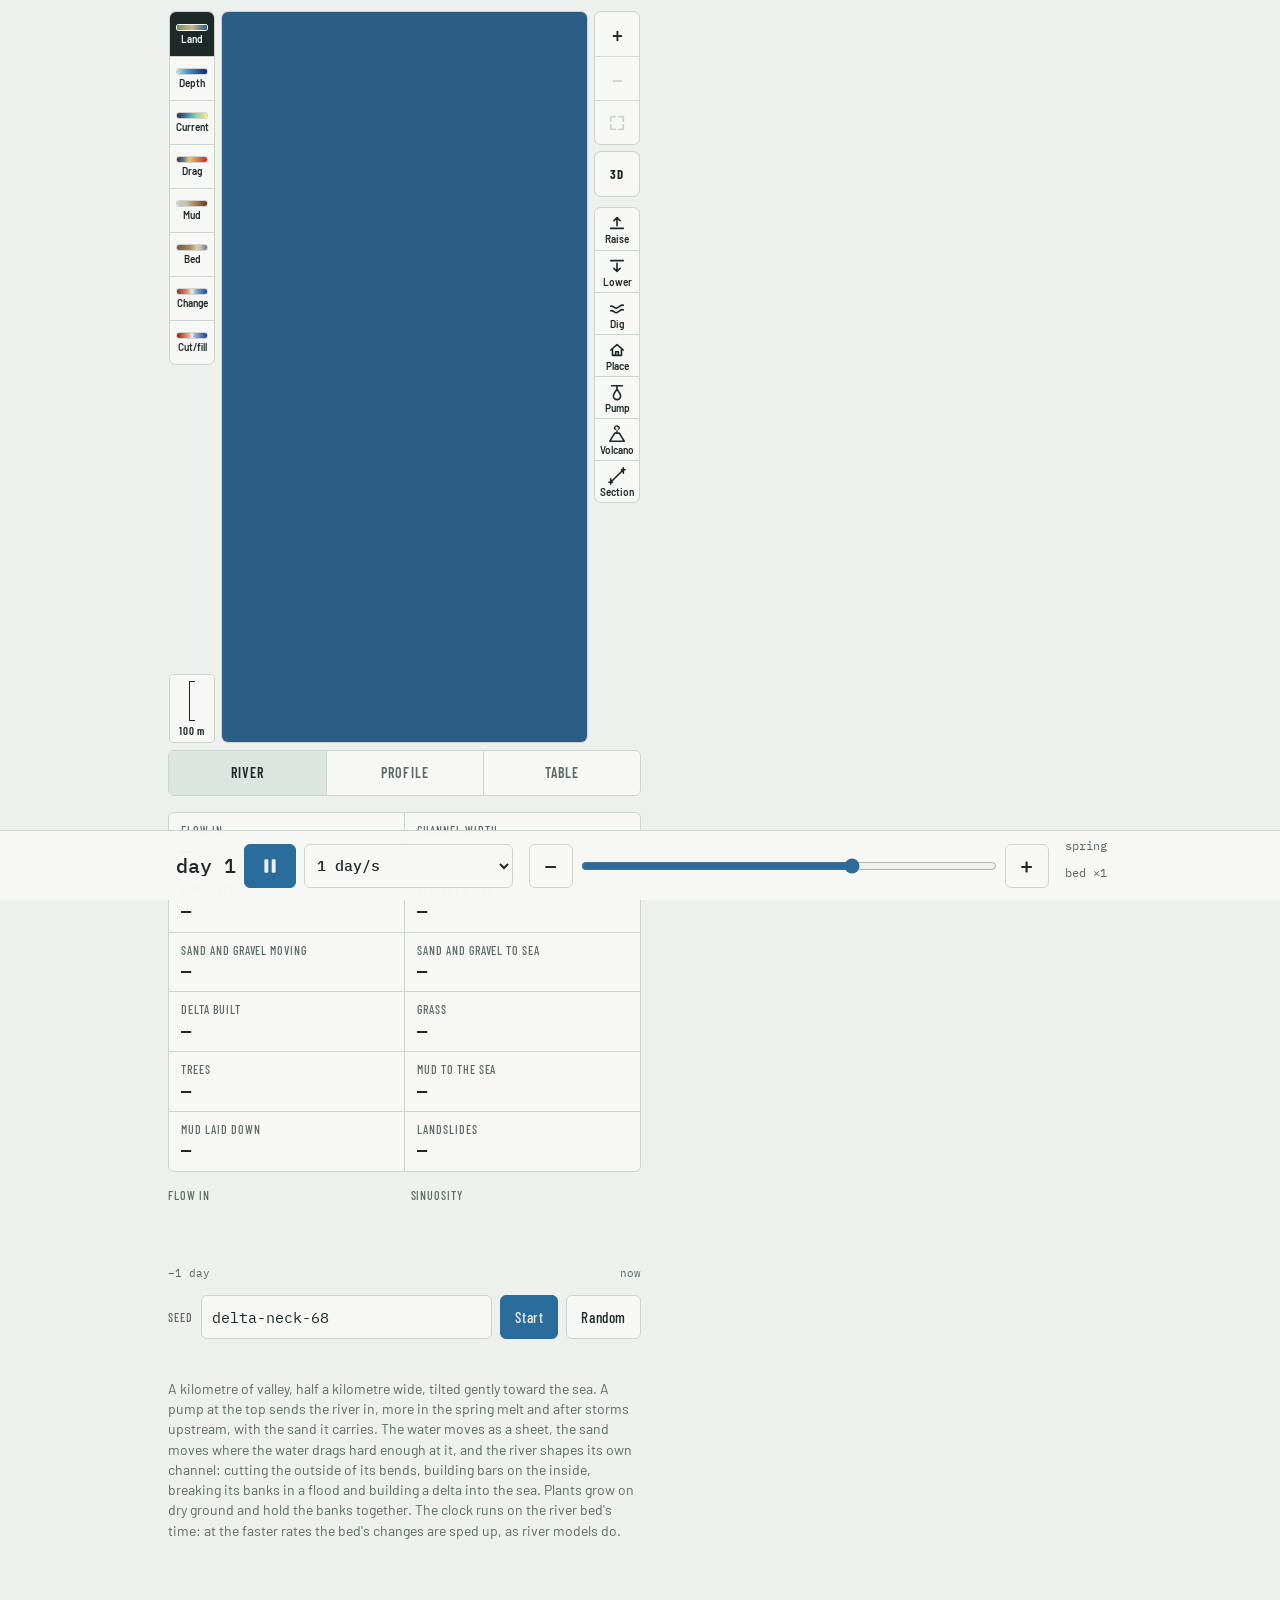
<file: index.html>
<!doctype html>
<html lang="en">
<head>
  <meta charset="UTF-8" />
  <meta name="viewport" content="width=device-width, initial-scale=1, viewport-fit=cover" />
  <title>Headwaters</title>
  <meta name="description" content="A stream table: a river shapes its own channel, bends, bars and delta." />
  <link rel="preconnect" href="https://fonts.googleapis.com" />
  <link rel="preconnect" href="https://fonts.gstatic.com" crossorigin />
  <link rel="stylesheet" href="https://fonts.googleapis.com/css2?family=Barlow+Condensed:wght@500;600&family=Barlow:wght@400;500;600&family=IBM+Plex+Mono:wght@400;500&display=swap" />
  <link rel="stylesheet" href="style.css" />
</head>
<body>
<!-- app:start -->
<div class="app">
  <main class="layout">
    <div class="map-col">
    <div class="map-frame" id="map-frame">
      <div class="rail left">
        <div class="map-mode" role="group" aria-label="Map shows">
          <button type="button" id="mode-landscape" data-mode="landscape" aria-pressed="true" title="The land"><i class="sw"></i>Land</button>
          <button type="button" id="mode-depth" data-mode="depth" aria-pressed="false" aria-label="Water depth" title="Water depth"><i class="sw"></i>Depth</button>
          <button type="button" id="mode-speed" data-mode="speed" aria-pressed="false" aria-label="Current" title="Current"><i class="sw"></i>Current</button>
          <button type="button" id="mode-drag" data-mode="drag" aria-pressed="false" aria-label="Drag on the bed" title="Drag on the bed"><i class="sw"></i>Drag</button>
          <button type="button" id="mode-mud" data-mode="mud" aria-pressed="false" aria-label="Mud in the water" title="Mud in the water"><i class="sw"></i>Mud</button>
          <button type="button" id="mode-bed" data-mode="bed" aria-pressed="false" aria-label="The bed's surface: mud, sand or gravel" title="The bed's surface: mud, sand or gravel"><i class="sw"></i>Bed</button>
          <button type="button" id="mode-change" data-mode="change" aria-pressed="false" aria-label="Cutting and filling now" title="Cutting and filling now"><i class="sw"></i>Change</button>
          <button type="button" id="mode-cutfill" data-mode="cutfill" aria-pressed="false" aria-label="Cut and fill since the start" title="Cut and fill since the start"><i class="sw"></i>Cut/fill</button>
        </div>
        <div class="scale" aria-hidden="true"><span id="scale-bar" class="bar"></span><span id="scale-label">100 m</span></div>
      </div>
      <figure class="map" id="map">
        <canvas id="map-canvas" role="img" aria-label="Map of the river valley, the river coming in at the top and running down to the sea at the bottom. Tap a spot to see what's there; pinch or use the buttons to zoom, and drag to move around when zoomed in."></canvas>
        <canvas id="gl-canvas" class="gl" role="img" aria-label="The valley in 3D. Drag to turn and tilt it, pinch or use the buttons to zoom, double-tap to centre on a spot, tap to see what's there." hidden></canvas>
        <canvas id="fx-canvas" class="fx" aria-hidden="true"></canvas>
      </figure>
      <div class="rail right">
        <div class="north" aria-hidden="true">N<span id="north-arrow">↑</span></div>
        <div class="zoom" role="group" aria-label="Zoom">
          <button type="button" id="zoom-in" aria-label="Zoom in" title="Zoom in">+</button>
          <button type="button" id="zoom-out" aria-label="Zoom out" title="Zoom out">−</button>
          <button type="button" id="zoom-reset" aria-label="Show the whole valley" title="Show the whole valley">
            <svg viewBox="0 0 20 20" width="18" height="18" aria-hidden="true"><path d="M3 8V3h5M12 3h5v5M17 12v5h-5M8 17H3v-5" fill="none" stroke="currentColor" stroke-width="2" stroke-linecap="round" stroke-linejoin="round"/></svg>
          </button>
        </div>
        <button type="button" id="view-3d" class="view-3d" aria-pressed="false" aria-label="Show the valley in 3D" title="3D view" hidden>3D</button>
        <div class="tool-rail" role="group" aria-label="Tools">
          <button type="button" class="tool" data-kind="raise" aria-pressed="false" aria-label="Raise: pile up sand" title="Raise: pile up sand"><svg viewBox="0 0 20 20" width="18" height="18" aria-hidden="true"><path d="M3 16h14M10 13V4M6.5 7.5 10 4l3.5 3.5" fill="none" stroke="currentColor" stroke-width="1.8" stroke-linecap="round" stroke-linejoin="round"/></svg><span>Raise</span></button>
          <button type="button" class="tool" data-kind="lower" aria-pressed="false" aria-label="Lower: scoop sand away" title="Lower: scoop sand away"><svg viewBox="0 0 20 20" width="18" height="18" aria-hidden="true"><path d="M3 4h14M10 7v9M6.5 12.5 10 16l3.5-3.5" fill="none" stroke="currentColor" stroke-width="1.8" stroke-linecap="round" stroke-linejoin="round"/></svg><span>Lower</span></button>
          <button type="button" class="tool" data-kind="dig" aria-pressed="false" aria-label="Dig a channel" title="Dig a channel"><svg viewBox="0 0 20 20" width="18" height="18" aria-hidden="true"><path d="M3 13c3-1 4 3 7 2s4-4 7-3M3 8c3-1 4 3 7 2s4-4 7-3" fill="none" stroke="currentColor" stroke-width="1.8" stroke-linecap="round" stroke-linejoin="round"/></svg><span>Dig</span></button>
          <button type="button" class="tool" data-kind="place" aria-pressed="false" aria-label="Place rock, a house, a field, a bridge, a dam or a gauge, or take one away" title="Place rock, a house, a field, a bridge, a dam or a gauge, or take one away"><svg viewBox="0 0 20 20" width="18" height="18" aria-hidden="true"><path d="M3 10 10 4l7 6M5 8.5V16h10V8.5M8.5 16v-4h3v4" fill="none" stroke="currentColor" stroke-width="1.8" stroke-linecap="round" stroke-linejoin="round"/></svg><span>Place</span></button>
          <button type="button" class="tool" data-kind="pump" aria-pressed="false" aria-label="Move the pump" title="Move the pump"><svg viewBox="0 0 20 20" width="18" height="18" aria-hidden="true"><path d="M4 3h12M10 3v4M10 7c-3 4-4 5.5-4 7.5a4 4 0 0 0 8 0c0-2-1-3.5-4-7.5z" fill="none" stroke="currentColor" stroke-width="1.8" stroke-linecap="round" stroke-linejoin="round"/></svg><span>Pump</span></button>
          <button type="button" class="tool" data-kind="volcano" aria-pressed="false" aria-label="Put down a volcano" title="Put down a volcano"><svg viewBox="0 0 20 20" width="18" height="18" aria-hidden="true"><path d="M2 18 7.5 9h5L18 18Z" fill="none" stroke="currentColor" stroke-width="1.8" stroke-linejoin="round"/><path d="M10 8V6M8.5 4.8c-1.5-.3-2-2-.5-2.8.3-1.2 2.4-1.5 3 0 1.6-.2 2.2 1.8.6 2.6" fill="none" stroke="currentColor" stroke-width="1.5" stroke-linecap="round" stroke-linejoin="round"/></svg><span>Volcano</span></button>
          <button type="button" class="tool" data-kind="section" aria-pressed="false" aria-label="Draw a cross-section" title="Draw a cross-section"><svg viewBox="0 0 20 20" width="18" height="18" aria-hidden="true"><path d="M3 17 17 3M3 13v6M1 17h4M17 1v6M15 3h4" fill="none" stroke="currentColor" stroke-width="1.8" stroke-linecap="round" stroke-linejoin="round"/></svg><span>Section</span></button>
        </div>
      </div>
    </div>
    <div class="tool-options" id="tool-options" hidden>
      <p class="tool-hint" id="tools-hint" aria-live="polite"></p>
      <div class="size-row place-row" id="place-row" role="group" aria-label="What to place" hidden>
        <button type="button" data-place="block" aria-pressed="false">Rock</button>
        <button type="button" data-place="house" aria-pressed="true">House</button>
        <button type="button" data-place="field" aria-pressed="false">Field</button>
        <button type="button" data-place="bridge" aria-pressed="false">Bridge</button>
        <button type="button" data-place="dam" aria-pressed="false">Dam</button>
        <button type="button" data-place="gauge" aria-pressed="false">Gauge</button>
        <button type="button" data-place="remove" aria-pressed="false">Remove</button>
      </div>
      <div class="size-row" id="dam-row" role="group" aria-label="How high a dam" hidden>
        <button type="button" data-dam="low" aria-pressed="false">Low 2 m</button>
        <button type="button" data-dam="medium" aria-pressed="true">Mid 4 m</button>
        <button type="button" data-dam="high" aria-pressed="false">High 8 m</button>
      </div>
      <div class="size-row brush-row" id="brush-row" role="group" aria-label="Brush size" hidden>
        <button type="button" data-brush="small" aria-pressed="false">Small</button>
        <button type="button" data-brush="big" aria-pressed="true">Big</button>
        <button type="button" data-brush="huge" aria-pressed="false">Huge</button>
      </div>
      <div class="size-row strength-row" id="strength-row" role="group" aria-label="Brush strength" hidden>
        <button type="button" data-strength="gentle" aria-pressed="false">Gentle</button>
        <button type="button" data-strength="strong" aria-pressed="true">Strong</button>
        <button type="button" data-strength="bulldozer" aria-pressed="false">Bulldozer</button>
      </div>
    </div>
    <div class="key layer-key" id="layer-key" hidden>
      <p class="layer-name" id="layer-name"></p>
      <div class="ramp" id="layer-ramp"></div>
      <div class="ticks" id="layer-ticks"></div>
    </div>
    <div class="inspect" id="inspect" hidden>
      <div class="inspect-head">
        <span id="inspect-title">Here</span>
        <button type="button" id="inspect-close" class="close" aria-label="Close">×</button>
      </div>
      <p id="inspect-ground" class="ground-line"></p>
      <dl id="inspect-facts" class="facts"></dl>
    </div>
    <section class="panel" aria-label="Readings">
      <div class="tabs" role="tablist" aria-label="Readings">
        <button type="button" role="tab" id="tab-river" aria-controls="pane-river" aria-selected="true">River</button>
        <button type="button" role="tab" id="tab-profile" aria-controls="pane-profile" aria-selected="false">Profile</button>
        <button type="button" role="tab" id="tab-table" aria-controls="pane-table" aria-selected="false">Table</button>
      </div>

      <div class="pane" id="pane-river" role="tabpanel" aria-labelledby="tab-river">
      <dl class="stats">
        <div><dt>Flow in</dt><dd id="s-q">—</dd></div>
        <div><dt>Channel width</dt><dd id="s-width">—</dd></div>
        <div><dt>Sinuosity</dt><dd id="s-sin">—</dd></div>
        <div><dt>Deepest water</dt><dd id="s-deep">—</dd></div>
        <div><dt>Sand and gravel moving</dt><dd id="s-sand">—</dd></div>
        <div><dt>Sand and gravel to sea</dt><dd id="s-sea">—</dd></div>
        <div><dt>Delta built</dt><dd id="s-delta">—</dd></div>
        <div><dt>Grass</dt><dd id="s-plants">—</dd></div>
        <div><dt>Trees</dt><dd id="s-trees">—</dd></div>
        <div><dt>Mud to the sea</dt><dd id="s-mudsea">—</dd></div>
        <div><dt>Mud laid down</dt><dd id="s-mudlaid">—</dd></div>
        <div><dt>Landslides</dt><dd id="s-slides">—</dd></div>
        <div id="s-dams-row" hidden><dt>Behind dams</dt><dd id="s-dams">—</dd></div>
      </dl>
      <p class="things-line" id="things-line" hidden></p>

      <div class="sparks">
        <figure>
          <figcaption><span>Flow in</span><span id="sp-q-v" class="val"></span></figcaption>
          <canvas id="sp-q" aria-label="The river's flow over time"></canvas>
        </figure>
        <figure>
          <figcaption><span>Sinuosity</span><span id="sp-s-v" class="val"></span></figcaption>
          <canvas id="sp-s" aria-label="How much the river winds, over time"></canvas>
        </figure>
        <p class="axis"><span id="sp-from">−1 day</span><span>now</span></p>
      </div>

      <form class="seed" id="seed-form">
        <label for="seed">Seed</label>
        <input id="seed" name="seed" autocomplete="off" spellcheck="false" maxlength="32" />
        <button type="submit" id="seed-go">Start</button>
        <button type="button" id="seed-random">Random</button>
      </form>
      <p class="save-status" id="save-status" aria-live="polite"></p>

      <p class="note">A kilometre of valley, half a kilometre wide, tilted gently toward the sea. A pump at the top sends the river in, more in the spring melt and after storms upstream, with the sand it carries. The water moves as a sheet, the sand moves where the water drags hard enough at it, and the river shapes its own channel: cutting the outside of its bends, building bars on the inside, breaking its banks in a flood and building a delta into the sea. Plants grow on dry ground and hold the banks together. The clock runs on the river bed's time: at the faster rates the bed's changes are sped up, as river models do.</p>
      </div>

      <div class="pane" id="pane-profile" role="tabpanel" aria-labelledby="tab-profile" hidden>
        <figure class="chart">
          <figcaption><span>Long profile</span><span class="legend"><i class="lg-bed"></i>bed <i class="lg-water"></i>water <i class="lg-start"></i>at the start</span></figcaption>
          <canvas id="profile" aria-label="The river's long profile: the bed and water surface from the top of the valley to the sea, and the bed at the start"></canvas>
        </figure>
        <figure class="chart">
          <figcaption><span>Cross-section</span><span id="section-len" class="val"></span></figcaption>
          <canvas id="section" aria-label="A cross-section along the line drawn with the Section tool" hidden></canvas>
          <p id="section-hint" class="note">Pick Section beside the map and draw a line across the river to see its cross-section here.</p>
        </figure>
        <section class="gauges" aria-label="Gauges">
          <h3 class="gauges-title"><span>Gauges</span><span class="legend"><i class="lg-bed"></i>bed <i class="lg-water"></i>water <i class="lg-start"></i>when placed</span></h3>
          <div id="gauges"></div>
          <p id="gauges-hint" class="note">Pick Place, then Gauge, and tap the river to chart its water level, flow and sand here. Put one above a dam and one below it.</p>
        </section>
      </div>

      <div class="pane table-pane" id="pane-table" role="tabpanel" aria-labelledby="tab-table" hidden>
        <label class="wet-row" for="flow"><span>Pump</span><input type="range" id="flow" min="2" max="80" step="1" value="15"><output id="flow-out" for="flow">15 m³/s</output></label>
        <label class="wet-row" for="tilt"><span>Tilt</span><input type="range" id="tilt" min="0.5" max="6" step="0.1" value="2"><output id="tilt-out" for="tilt">2.0 m/km</output></label>
        <label class="wet-row" for="sea"><span>Sea level</span><input type="range" id="sea" min="-2" max="2" step="0.1" value="0"><output id="sea-out" for="sea">±0 m</output></label>
        <label class="wet-row" for="lift"><span>Land height</span><input type="range" id="lift" min="0" max="30" step="1" value="0"><output id="lift-out" for="lift">+0 m</output></label>
        <label class="wet-row" for="hills"><span>Hills</span><input type="range" id="hills" min="0" max="12" step="0.5" value="2.5"><output id="hills-out" for="hills">±2.5 m</output></label>
        <label class="wet-row" for="hillSize"><span>Hill size</span><input type="range" id="hillSize" min="30" max="400" step="10" value="120"><output id="hillSize-out" for="hillSize">120 m across</output></label>
        <label class="wet-row" for="rock"><span>Bedrock</span><input type="range" id="rock" min="1" max="60" step="1" value="6"><output id="rock-out" for="rock">6 m down</output></label>
        <label class="wet-row" for="supply"><span>Sand in</span><input type="range" id="supply" min="0" max="200" step="5" value="60"><output id="supply-out" for="supply">60%</output></label>
        <label class="wet-row" for="mud"><span>Mud in</span><input type="range" id="mud" min="0" max="20" step="1" value="2"><output id="mud-out" for="mud">0.2 g/L</output></label>
        <label class="wet-row gpu-row" id="gpu-row" for="gpu" hidden><span>River on the GPU</span><input type="checkbox" id="gpu"><output>faster</output></label>
        <p class="note">The pump's flow before the seasons and floods, the valley's fall, the sea's level, how high the land stands above it (raise it and the river cuts down into it from the coast), how far the rolling ground rises and falls and how big its hills are (the river winds round the hills and fills the hollows; the rocky hills have bedrock just under them, the rest it can wear away), how deep the bedrock lies under the plain (the river can't cut below it), the sand fed in with the water as a share of what it can carry, and the mud it brings.</p>
      </div>

    </section>
  </main>

  <div class="timebar" id="timebar" role="region" aria-label="Time">
    <div class="tb-main">
      <span id="time" class="time" aria-live="off">day 1</span>
      <button type="button" id="play" class="play" aria-label="Pause" title="Pause (Space)">
        <svg class="i-pause" viewBox="0 0 16 16" aria-hidden="true"><rect x="3" y="2" width="3.5" height="12" rx="1"/><rect x="9.5" y="2" width="3.5" height="12" rx="1"/></svg>
        <svg class="i-play" viewBox="0 0 16 16" aria-hidden="true"><path d="M4 2.2v11.6c0 .6.7 1 1.2.6l8.4-5.8a.75.75 0 0 0 0-1.2L5.2 1.6C4.7 1.2 4 1.6 4 2.2z"/></svg>
      </button>
      <label class="visually-hidden" for="rate-select">Time rate</label>
      <select id="rate-select"></select>
    </div>
    <div class="tb-slide">
      <button type="button" id="slower" class="step" aria-label="Slower" title="Slower (−)">−</button>
      <input id="rate-slider" type="range" min="0" max="1000" step="1" value="0" aria-label="Time rate" />
      <button type="button" id="faster" class="step" aria-label="Faster" title="Faster (+)">+</button>
    </div>
    <div class="tb-status"><span id="phase">spring</span><span id="tick">bed ×1</span><span id="lag" class="lag"></span></div>
  </div>
</div>
<!-- app:end -->
<script type="module" src="src/app.js"></script>
</body>
</html>
</file>
<file: style.css>
/* Layout: a survey sheet — the relief map is the page; readings sit beside it
   (desktop) or below it (phone). */
:root {
  --paper: #edf0ec;
  --panel: #f7f8f5;
  --ink: #1d2827;
  --muted: #5b6966;
  --line: #ccd4cf;
  --water: #2a6c9c;
  --water-soft: rgba(42, 108, 156, 0.14);
  --chip: #dde5e1;
  --warn: #b5482f;
  --bar: rgba(247, 248, 245, 0.98);

  --font-display: 'Barlow Condensed', 'Arial Narrow', 'Roboto Condensed', sans-serif;
  --font-body: 'Barlow', system-ui, -apple-system, 'Segoe UI', sans-serif;
  --font-data: 'IBM Plex Mono', ui-monospace, 'SFMono-Regular', Menlo, monospace;
  color-scheme: light;
}
@media (prefers-color-scheme: dark) {
  :root:not([data-theme="light"]) {
    --paper: #111718;
    --panel: #182122;
    --ink: #e2e8e5;
    --muted: #92a19d;
    --line: #2b3739;
    --water: #6fb1df;
    --water-soft: rgba(111, 177, 223, 0.16);
    --chip: #233032;
    --warn: #ef8a6f;
    --bar: rgba(24, 33, 34, 0.98);
    color-scheme: dark;
  }
}
:root[data-theme="dark"] {
  --paper: #111718;
  --panel: #182122;
  --ink: #e2e8e5;
  --muted: #92a19d;
  --line: #2b3739;
  --water: #6fb1df;
  --water-soft: rgba(111, 177, 223, 0.16);
  --chip: #233032;
  --warn: #ef8a6f;
  --bar: rgba(24, 33, 34, 0.98);
  color-scheme: dark;
}

html, body { height: 100%; }
body {
  margin: 0;
  background: var(--paper);
  color: var(--ink);
  font: 400 15px/1.45 var(--font-body);
  -webkit-text-size-adjust: 100%;
}

.app {
  box-sizing: border-box;
  max-width: 1180px;
  margin: 0 auto;
  padding-inline: 16px;
  padding-block: 12px calc(var(--bar-h, 120px) + 16px);
  display: flex;
  flex-direction: column;
  gap: 12px;
}

.layout {
  display: grid;
  grid-template-columns: 1fr;
  gap: 16px;
  align-items: start;
}

.map-col {
  display: grid;
  gap: 8px;
  margin: 0 auto;
  width: min(100%, calc(62vh * 128 / 256 + 2 * 54px));
  min-width: 0;
}
.map {
  position: relative;
  margin: 0 auto;
  width: 100%;
  aspect-ratio: 128 / 256;
  max-width: 100%;
  border-radius: 6px;
  overflow: hidden;
  box-shadow: 0 0 0 1px var(--line);
  background: #2a5e84;
}
.map canvas { display: block; width: 100%; height: 100%; }

/* The map with its controls in rails either side, so nothing covers the
   river: zoom, reset, 3D and north on the right; Land/Layers and the scale
   on the left. The layer menu and the inspect card open below. */
.map-frame {
  display: grid;
  grid-template-columns: 48px minmax(0, 1fr) 48px;
  gap: 6px;
  align-items: start;
}
.map-frame .map { margin: 0; }
.rail { display: flex; flex-direction: column; align-items: center; gap: 8px; min-width: 0; }
.rail.left { height: 100%; justify-content: space-between; }
.north, .scale {
  width: 44px;
  box-sizing: border-box;
  font: 600 12px/1 var(--font-display);
  letter-spacing: 0.08em;
  color: var(--ink);
  background: var(--panel);
  border-radius: 4px;
  padding: 5px 7px;
  box-shadow: 0 0 0 1px var(--line);
}
.north { display: flex; justify-content: center; gap: 3px; }
/* The scale: a vertical bar, the map's height scale is its width scale. */
.scale { display: flex; flex-direction: column; align-items: center; gap: 4px; padding: 6px 2px; font-size: 11px; text-align: center; }
.scale .bar { display: inline-block; width: 6px; height: 40px; border: 1.5px solid currentColor; border-right: 0; box-sizing: border-box; }
.map-frame.in3d .scale { visibility: hidden; }

.panel { display: flex; flex-direction: column; gap: 16px; min-width: 0; }

.stats {
  margin: 0;
  display: grid;
  grid-template-columns: repeat(2, minmax(0, 1fr));
  gap: 1px;
  background: var(--line);
  border: 1px solid var(--line);
  border-radius: 6px;
  overflow: hidden;
}
.stats div { background: var(--panel); padding: 10px 12px; min-width: 0; }
.stats dt {
  font: 500 12px/1.2 var(--font-display);
  letter-spacing: 0.08em;
  text-transform: uppercase;
  color: var(--muted);
}
.stats dd {
  margin: 4px 0 0;
  font: 500 17px/1.2 var(--font-data);
  font-variant-numeric: tabular-nums;
  white-space: nowrap;
  overflow: hidden;
  text-overflow: ellipsis;
}

.sparks { display: grid; grid-template-columns: 1fr 1fr; gap: 6px 12px; }
.sparks figure { margin: 0; min-width: 0; }
.sparks figcaption {
  display: flex;
  justify-content: space-between;
  gap: 8px;
  font: 500 12px/1.2 var(--font-display);
  letter-spacing: 0.08em;
  text-transform: uppercase;
  color: var(--muted);
}
.sparks .val { font: 500 12px/1.2 var(--font-data); letter-spacing: 0; text-transform: none; color: var(--ink); }
.sparks canvas { display: block; width: 100%; height: 56px; margin-top: 4px; }
.sparks .axis {
  grid-column: 1 / -1;
  margin: 0;
  display: flex;
  justify-content: space-between;
  font: 400 11px/1 var(--font-data);
  color: var(--muted);
}

.key .ramp { height: 10px; border-radius: 3px; box-shadow: 0 0 0 1px var(--line); }
.ground-line { margin: 4px 0 0; font-size: 13px; color: var(--ink); }
.key .ticks {
  display: flex;
  justify-content: space-between;
  margin-top: 4px;
  font: 400 11px/1 var(--font-data);
  color: var(--muted);
}

.seed { display: flex; align-items: center; gap: 8px; flex-wrap: wrap; }
.seed label {
  font: 500 12px/1 var(--font-display);
  letter-spacing: 0.08em;
  text-transform: uppercase;
  color: var(--muted);
}
.seed input {
  flex: 1 1 140px;
  min-width: 0;
  min-height: 44px;
  box-sizing: border-box;
  padding: 0 10px;
  border: 1px solid var(--line);
  border-radius: 6px;
  background: var(--panel);
  color: var(--ink);
  font: 400 15px/1 var(--font-data);
}
.seed button {
  min-height: 44px;
  padding: 0 14px;
  border: 1px solid var(--line);
  border-radius: 6px;
  background: var(--panel);
  color: var(--ink);
  font: 500 15px/1 var(--font-display);
  letter-spacing: 0.04em;
  cursor: pointer;
}
.seed button[type="submit"] { background: var(--water); border-color: var(--water); color: var(--paper); }

.save-status { margin: -8px 0 0; color: var(--muted); font: 400 12px/1.3 var(--font-data); min-height: 1.3em; }
.note { margin: 0; color: var(--muted); font-size: 14px; max-width: 62ch; }

@media (min-width: 860px) {
  .layout { grid-template-columns: auto minmax(320px, 420px); justify-content: center; gap: 28px; }
  .map-col { width: min(100%, calc((100vh - 170px) * 128 / 256 + 2 * 54px)); margin: 0; }
}

/* The land and the five layers, stacked in the left rail, each with a
   strip of its colours. */
.map-mode {
  display: flex;
  flex-direction: column;
  width: 44px;
  border-radius: 6px;
  overflow: hidden;
  box-shadow: 0 0 0 1px var(--line);
}
.map-mode button {
  display: flex;
  flex-direction: column;
  align-items: center;
  justify-content: center;
  gap: 4px;
  min-height: 44px;
  padding: 0;
  border: 0;
  border-top: 1px solid var(--line);
  background: var(--panel);
  color: var(--ink);
  font: 600 10px/1 var(--font-body);
  letter-spacing: 0;
  white-space: nowrap;
  cursor: pointer;
}
.map-mode button:first-child { border-top: 0; }
.map-mode .sw { display: block; width: 30px; height: 5px; border-radius: 2px; box-shadow: 0 0 0 1px rgba(0, 0, 0, 0.15); }
.map-mode button[aria-pressed="true"] { background: var(--ink); color: var(--panel); }
.map-mode button[aria-pressed="true"] .sw { box-shadow: 0 0 0 1px var(--panel); }
.layer-key[hidden] { display: none; }
.layer-key .layer-name { margin: 0 0 6px; font: 600 12px/1 var(--font-display); letter-spacing: 0.08em; text-transform: uppercase; color: var(--muted); }
.map canvas { cursor: crosshair; touch-action: pan-y; }
.map canvas.zoomed { touch-action: none; }
/* With a brush or Dig picked, the map keeps the finger: no page scroll. */
.map canvas.shaping { touch-action: none; -webkit-user-select: none; user-select: none; -webkit-touch-callout: none; }
.map canvas.dragging { cursor: grabbing; }
.map canvas[hidden] { display: none; }
.map canvas.gl { cursor: grab; touch-action: none; background: #9ebdd6; }
#north-arrow { display: inline-block; transition: transform 0.08s linear; }

/* Disaster effects sit over the map and let taps through. */
.map canvas.fx { position: absolute; inset: 0; pointer-events: none; cursor: default; }

/* The tools, stacked in the right rail under zoom and 3D: pressed is
   picked. */
.tool-rail {
  display: flex;
  flex-direction: column;
  width: 44px;
  margin-top: 4px;
  border-radius: 6px;
  overflow: hidden;
  box-shadow: 0 0 0 1px var(--line);
}
.tool-rail .tool {
  display: flex;
  flex-direction: column;
  align-items: center;
  justify-content: center;
  gap: 2px;
  min-height: 42px;
  padding: 0;
  border: 0;
  border-top: 1px solid var(--line);
  background: var(--panel);
  color: var(--ink);
  font: 600 10px/1 var(--font-body);
  cursor: pointer;
}
.tool-rail .tool:first-child { border-top: 0; }
.tool-rail .tool[aria-pressed="true"] { background: #b8461f; color: #fff; }
.tool-rail .tool:focus-visible { outline: 2px solid var(--water); outline-offset: -2px; }
/* North matters only when the 3D view turns. */
.map-frame:not(.in3d) .north { display: none; }

/* What the picked tool does, and its brush settings, under the map. */
.tool-options { display: grid; gap: 6px; }
.tool-options[hidden] { display: none; }
.tool-hint { margin: 0; color: var(--muted); font: 400 13px/1.3 var(--font-body); }
.size-row {
  display: grid;
  grid-template-columns: repeat(3, 1fr);
  border: 1px solid var(--line);
  border-radius: 6px;
  overflow: hidden;
  gap: 1px;
  background: var(--line);
}
.size-row[hidden] { display: none; }
.size-row.place-row { grid-template-columns: repeat(4, 1fr); }
/* The gauges, in the Profile tab. */
.gauges { display: grid; gap: 12px; margin-top: 12px; }
.gauges-title { display: flex; justify-content: space-between; align-items: center; margin: 0; font: 600 12px/1.2 var(--font-display); letter-spacing: 0.06em; text-transform: uppercase; color: var(--muted); }
#gauges { display: grid; gap: 14px; }
.chart.gauge canvas.level { height: 130px; }
.chart.gauge .sparks canvas { height: 48px; background: none; box-shadow: none; border-radius: 0; }
.things-line { margin: 8px 0 0; font: 400 13px/1.4 var(--font-body); color: var(--ink); }
.things-line[hidden] { display: none; }
.size-row button {
  min-height: 36px;
  padding: 0 3px;
  border: 0;
  background: var(--panel);
  color: var(--ink);
  font: 600 12px/1 var(--font-display);
  letter-spacing: 0.03em;
  text-transform: uppercase;
  cursor: pointer;
}
.size-row button[aria-pressed="true"] { background: var(--ink); color: var(--panel); }
.size-row button:focus-visible { outline: 2px solid var(--water); outline-offset: -2px; }

/* The table's settings, in their own tab. */
.table-pane { display: grid; gap: 8px; }
.table-pane[hidden] { display: none; }
.wet-row.gpu-row[hidden] { display: none; }
.gpu-row input { justify-self: start; width: 22px; height: 22px; accent-color: #2b6c9e; }
.wet-row {
  display: grid;
  grid-template-columns: 7em 1fr 4em;
  align-items: center;
  gap: 8px;
  min-height: 40px;
  padding: 0 10px;
  border: 1px solid var(--line);
  border-radius: 6px;
  background: var(--panel);
  color: var(--ink);
  font: 600 12px/1 var(--font-display);
  letter-spacing: 0.04em;
  text-transform: uppercase;
}
.wet-row input { width: 100%; min-width: 0; margin: 0; accent-color: #2b6c9e; }
.wet-row span { white-space: nowrap; }
.wet-row output { text-align: right; font-variant-numeric: tabular-nums; }


/* Zoom buttons, stacked in the right rail under the north arrow, and 3D. */
.zoom {
  display: flex;
  flex-direction: column;
  border-radius: 6px;
  overflow: hidden;
  box-shadow: 0 0 0 1px var(--line);
}
.zoom button {
  width: 44px;
  height: 44px;
  display: grid;
  place-items: center;
  border: 0;
  border-top: 1px solid rgba(29, 40, 39, 0.15);
  background: var(--panel);
  color: var(--ink);
  font: 500 22px/1 var(--font-body);
  cursor: pointer;
}
.zoom button:first-child { border-top: 0; }
.zoom button:disabled { color: var(--line); cursor: default; }
.zoom button:focus-visible { outline: 2px solid var(--water); outline-offset: -2px; }
.view-3d {
  width: 44px; height: 44px; border: 0; border-radius: 6px; box-shadow: 0 0 0 1px var(--line);
  background: var(--panel); color: var(--ink);
  font: 700 13px/1 var(--font-display); letter-spacing: 0.04em; cursor: pointer;
}
.view-3d[aria-pressed="true"] { background: var(--ink); color: var(--panel); }

/* What's at a tapped spot, under the map. */
.inspect {
  box-sizing: border-box;
  padding: 10px 12px;
  border-radius: 6px;
  background: var(--panel);
  color: var(--ink);
  box-shadow: 0 0 0 1px var(--line);
}
.inspect-head {
  display: flex;
  align-items: center;
  justify-content: space-between;
  gap: 8px;
  font: 600 13px/1.2 var(--font-display);
  letter-spacing: 0.08em;
  text-transform: uppercase;
}
.inspect .close {
  width: 36px;
  height: 36px;
  border: 0;
  border-radius: 6px;
  background: transparent;
  color: var(--ink);
  font: 400 22px/1 var(--font-body);
  cursor: pointer;
}
.facts {
  margin: 6px 0 0;
  display: grid;
  grid-template-columns: repeat(2, minmax(0, 1fr));
  gap: 4px 12px;
  font-size: 13px;
}
.facts div { display: flex; justify-content: space-between; gap: 8px; min-width: 0; }
.facts dt { color: var(--muted); }
.facts dd { margin: 0; font-family: var(--font-data); font-variant-numeric: tabular-nums; white-space: nowrap; }

.tabs {
  display: grid;
  grid-template-columns: repeat(3, 1fr);
  border: 1px solid var(--line);
  border-radius: 6px;
  overflow: hidden;
  background: var(--panel);
}
.tabs button {
  min-height: 44px;
  border: 0;
  border-left: 1px solid var(--line);
  background: transparent;
  color: var(--muted);
  font: 600 14px/1 var(--font-display);
  letter-spacing: 0.08em;
  text-transform: uppercase;
  cursor: pointer;
}
.tabs button:first-child { border-left: 0; }
.tabs button[aria-selected="true"] { color: var(--ink); background: var(--chip); }
.tabs button:focus-visible, .species button:focus-visible, .map-mode button:focus-visible, .inspect .close:focus-visible {
  outline: 2px solid var(--water);
  outline-offset: 2px;
}
.pane { display: flex; flex-direction: column; gap: 16px; min-width: 0; }
.pane[hidden] { display: none; }

/* Time bar — fixed to the bottom, after Universe Sandbox's: play/pause, a
   log-scale rate slider between − and +, a rate list, and a note when the
   sim can't keep up. */
.timebar {
  position: fixed;
  left: 0;
  right: 0;
  bottom: 0;
  z-index: 10;
  box-sizing: border-box;
  padding: 8px 16px calc(8px + env(safe-area-inset-bottom, 0px));
  background: var(--bar);
  border-top: 1px solid var(--line);
  display: grid;
  grid-template-columns: 1fr;
  gap: 6px;
}
.tb-main, .tb-slide { display: flex; align-items: center; gap: 8px; min-width: 0; }
.time {
  flex: 1 1 auto;
  min-width: 0;
  font: 500 20px/1 var(--font-data);
  font-variant-numeric: tabular-nums;
  white-space: nowrap;
  overflow: hidden;
  text-overflow: ellipsis;
}
.time.two { font-size: 15px; line-height: 1.2; white-space: pre; }
.timebar button, .timebar select {
  min-height: 44px;
  border: 1px solid var(--line);
  border-radius: 6px;
  background: var(--panel);
  color: var(--ink);
  cursor: pointer;
}
.timebar button:focus-visible, .timebar select:focus-visible, .timebar input:focus-visible {
  outline: 2px solid var(--water);
  outline-offset: 2px;
}
.play {
  width: 52px;
  display: grid;
  place-items: center;
  background: var(--water) !important;
  border-color: var(--water) !important;
  color: var(--paper) !important;
}
.play svg { width: 18px; height: 18px; fill: currentColor; }
.play .i-play { display: none; }
.play[aria-pressed="true"] .i-play { display: block; }
.play[aria-pressed="true"] .i-pause { display: none; }
.timebar select {
  flex: 0 1 auto;
  min-width: 0;
  max-width: 48%;
  padding: 0 8px;
  font: 500 15px/1 var(--font-data);
}
.step {
  width: 44px;
  flex: none;
  font: 500 22px/1 var(--font-data);
}
#rate-slider {
  flex: 1 1 auto;
  min-width: 0;
  height: 44px;
  margin: 0;
  accent-color: var(--water);
}
.tb-status {
  display: flex;
  justify-content: space-between;
  gap: 12px;
  font: 400 12px/1.2 var(--font-data);
  color: var(--muted);
}
.lag { color: var(--warn); }
.lag.neutral { color: var(--muted); }
.visually-hidden {
  position: absolute;
  width: 1px;
  height: 1px;
  overflow: hidden;
  clip: rect(0 0 0 0);
  white-space: nowrap;
}

@media (min-width: 860px) {
  .timebar {
    grid-template-columns: auto minmax(240px, 520px) auto;
    justify-content: center;
    align-items: center;
    column-gap: 16px;
  }
  .tb-main { order: 0; }
  .time { flex: none; min-width: 11ch; text-align: right; }
  .tb-slide { order: 1; }
  .tb-status { order: 2; flex-direction: column; justify-content: center; min-width: 16ch; }
  .timebar select { max-width: none; }
}

/* The profile and cross-section charts. */
.chart { margin: 0; display: grid; gap: 6px; }
.chart figcaption {
  display: flex; justify-content: space-between; align-items: baseline; gap: 8px;
  font: 600 12px/1.2 var(--font-display); letter-spacing: 0.08em; text-transform: uppercase; color: var(--muted);
}
.chart canvas { display: block; width: 100%; height: 170px; background: var(--panel); border-radius: 6px; box-shadow: 0 0 0 1px var(--line); }
.chart canvas[hidden] { display: none; }
.chart .val { font: 500 12px/1.2 var(--font-data); letter-spacing: 0; text-transform: none; color: var(--ink); }
.legend { display: flex; align-items: center; gap: 6px; font: 400 12px/1 var(--font-body); letter-spacing: 0; text-transform: none; }
.legend i { display: inline-block; width: 14px; height: 0; border-top: 3px solid; margin-left: 4px; }
.legend .lg-bed { border-color: #8a6a44; }
.legend .lg-water { border-color: #5aa3d0; }
.legend .lg-start { border-top-style: dashed; border-color: var(--muted); }
.tb-status #phase { text-transform: none; }
</file>
